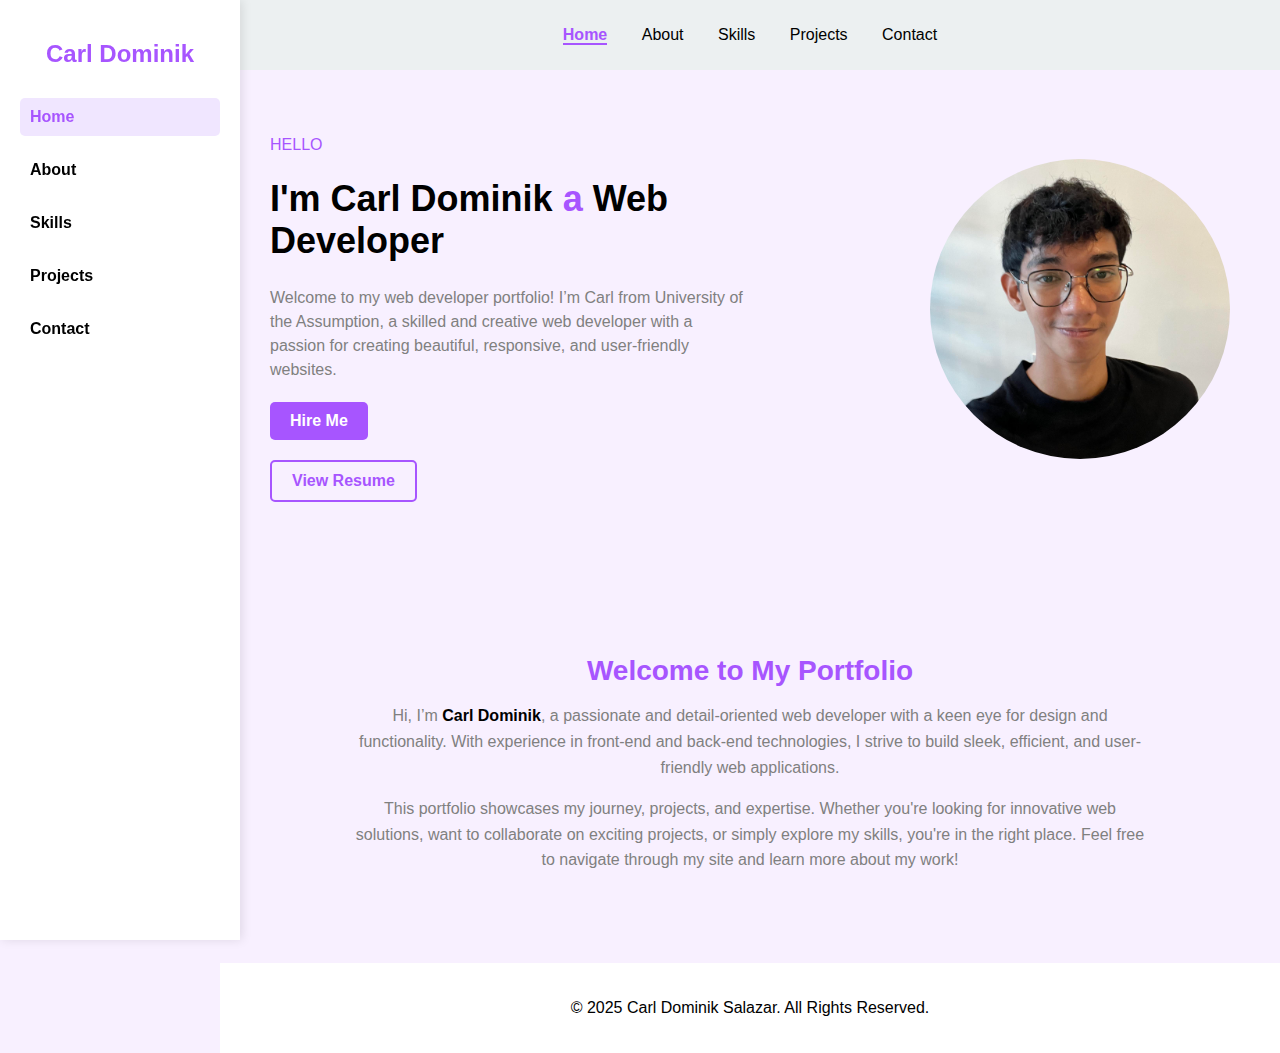
<file: index.html>
<!DOCTYPE html>
<html lang="en">
<head>
    <meta charset="UTF-8">
    <meta name="viewport" content="width=device-width, initial-scale=1.0">
    <title>Portfolio - Carl Dominik</title>
    <link rel="stylesheet" href="/styles/style.css">
</head>
<body>

    <!-- Sidebar -->
    <aside class="sidebar">
        <h2 class="sidebar-logo">Carl Dominik</h2>
        <ul class="sidebar-nav">
            <li><a href="index.html" class="active">Home</a></li>
            <li><a href="about.html">About</a></li>
            <li><a href="skills.html">Skills</a></li>
            <li><a href="projects.html">Projects</a></li>
            <li><a href="contact.html">Contact</a></li>
        </ul>
    </aside>

    <div class="main-content">
        
        <!-- Top Navigation -->
        <header>
            <nav class="navbar">
                <ul class="nav-links">
                    <li><a href="index.html" class="active">Home</a></li>
                    <li><a href="about.html">About</a></li>
                    <li><a href="skills.html">Skills</a></li>
                    <li><a href="projects.html">Projects</a></li>
                    <li><a href="contact.html">Contact</a></li>
                </ul>
            </nav>
        </header>

        <!-- Hero Section -->
        <main>
            <section class="hero">
                <div class="content">
                    <p class="highlight">HELLO</p>
                    <h1>I'm <span class="bold">Carl Dominik</span> <span class="highlight">a</span> Web Developer</h1>
                    <p class="description">
                        Welcome to my web developer portfolio! I’m Carl from University of the Assumption, a skilled and creative web developer with a passion for creating beautiful, responsive, and user-friendly websites. 
                    </p>
                    <div class="buttons">
                        <a href="#" class="btn btn-primary">Hire Me</a>
                    </div>
                    <div class="buttons">
                        <a href="resume.html" class="btn btn-secondary">View Resume</a>
                    </div>
                    
                </div>
                <div class="profile-image">
                    <img src="/images/profile.jpg" alt="Profile Image">
                </div>
            </section>
        </main>

        <!-- Introduction Section -->
<section class="introduction">
    <h2>Welcome to My Portfolio</h2>
    <p>
        Hi, I’m <strong>Carl Dominik</strong>, a passionate and detail-oriented web developer 
        with a keen eye for design and functionality. With experience in front-end and back-end 
        technologies, I strive to build sleek, efficient, and user-friendly web applications.
    </p>
    <p>
        This portfolio showcases my journey, projects, and expertise. Whether you're looking for 
        innovative web solutions, want to collaborate on exciting projects, or simply explore my skills, 
        you're in the right place. Feel free to navigate through my site and learn more about my work!
    </p>
</section>


        <footer>
            <p>© 2025 Carl Dominik Salazar. All Rights Reserved.</p>
        </footer>
    </div>

</body>
</html>
</file>
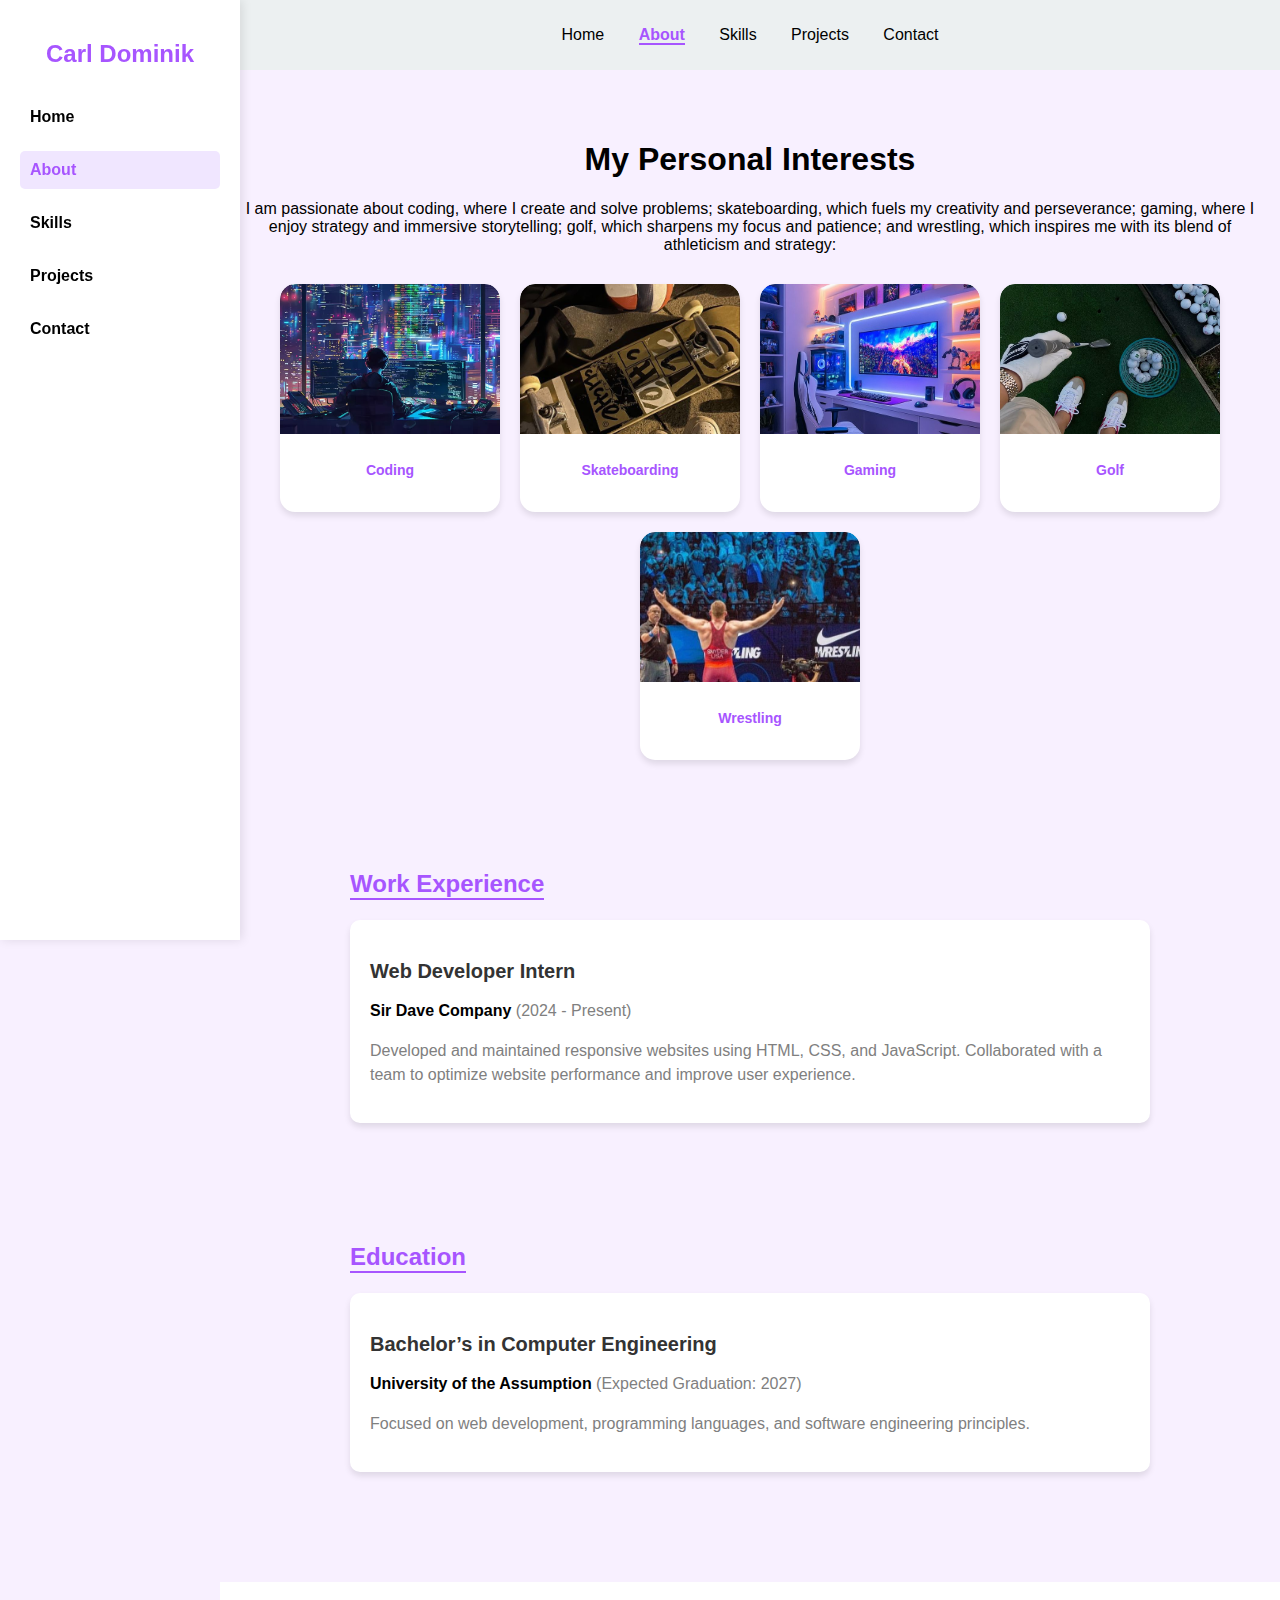
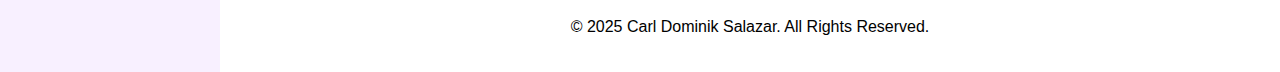
<file: about.html>
<!DOCTYPE html>
<html lang="en">
<head>
    <meta charset="UTF-8">
    <meta name="viewport" content="width=device-width, initial-scale=1.0">
    <title>About Me</title>
    <link rel="stylesheet" href="/styles/about.css">
</head>
<body>

    <aside class="sidebar"> 
        <h2 class="sidebar-logo">Carl Dominik</h2>
        <ul class="sidebar-nav">
            <li><a href="index.html">Home</a></li>
            <li><a href="about.html" class="active">About</a></li>
            <li><a href="skills.html">Skills</a></li>
            <li><a href="projects.html">Projects</a></li>
            <li><a href="contact.html">Contact</a></li>
        </ul>
    </aside>

    <div class="main-content">
        <header>
            <nav class="navbar">
                <ul class="nav-links">
                    <li><a href="index.html">Home</a></li>
                    <li><a href="about.html" class="active">About</a></li>
                    <li><a href="skills.html">Skills</a></li>
                    <li><a href="projects.html">Projects</a></li>
                    <li><a href="contact.html">Contact</a></li>
                </ul>
            </nav>
        </header>

        <main>
            <section class="interests">
                <h1>My Personal Interests</h1>
                <p>I am passionate about <span class="highlight">coding</span>, where I create and solve problems; <span class="highlight">skateboarding</span>, which fuels my creativity and perseverance; <span class="highlight">gaming</span>, where I enjoy strategy and immersive storytelling; <span class="highlight">golf</span>, which sharpens my focus and patience; and <span class="highlight">wrestling</span>, which inspires me with its blend of athleticism and strategy:</p>

                <div class="interests-gallery">
                    <div class="card">
                        <img src="/images/coding.jpg" alt="Coding">
                        <p>Coding</p>
                    </div>
                    <div class="card">
                        <img src="/images/skate.jpg" alt="Skateboarding">
                        <p>Skateboarding</p>
                    </div>
                    <div class="card">
                        <img src="/images/gaming.jpg" alt="Gaming">
                        <p>Gaming</p>
                    </div>
                    <div class="card">
                        <img src="/images/golf.jpg" alt="Golf">
                        <p>Golf</p>
                    </div>
                    <div class="card">
                        <img src="/images/wresling.jpg" alt="Wrestling">
                        <p>Wrestling</p>
                    </div>
                </div>
            </section>

            <!-- Work Experience Section -->
            <section class="about-section">
                <h2>Work Experience</h2>
                <div class="experience">
                    <h3>Web Developer Intern</h3>
                    <p><strong>Sir Dave Company</strong> (2024 - Present)</p>
                    <p>Developed and maintained responsive websites using HTML, CSS, and JavaScript. Collaborated with a team to optimize website performance and improve user experience.</p>
                </div>
            </section>

            <!-- Education Section -->
            <section class="about-section">
                <h2>Education</h2>
                <div class="education">
                    <h3>Bachelor’s in Computer Engineering</h3>
                    <p><strong>University of the Assumption</strong> (Expected Graduation: 2027)</p>
                    <p>Focused on web development, programming languages, and software engineering principles.</p>
                </div>
            </section>

        </main>

        <footer>
            <p>© 2025 Carl Dominik Salazar. All Rights Reserved.</p>
        </footer>
    </div>

</body>
</html>
</file>
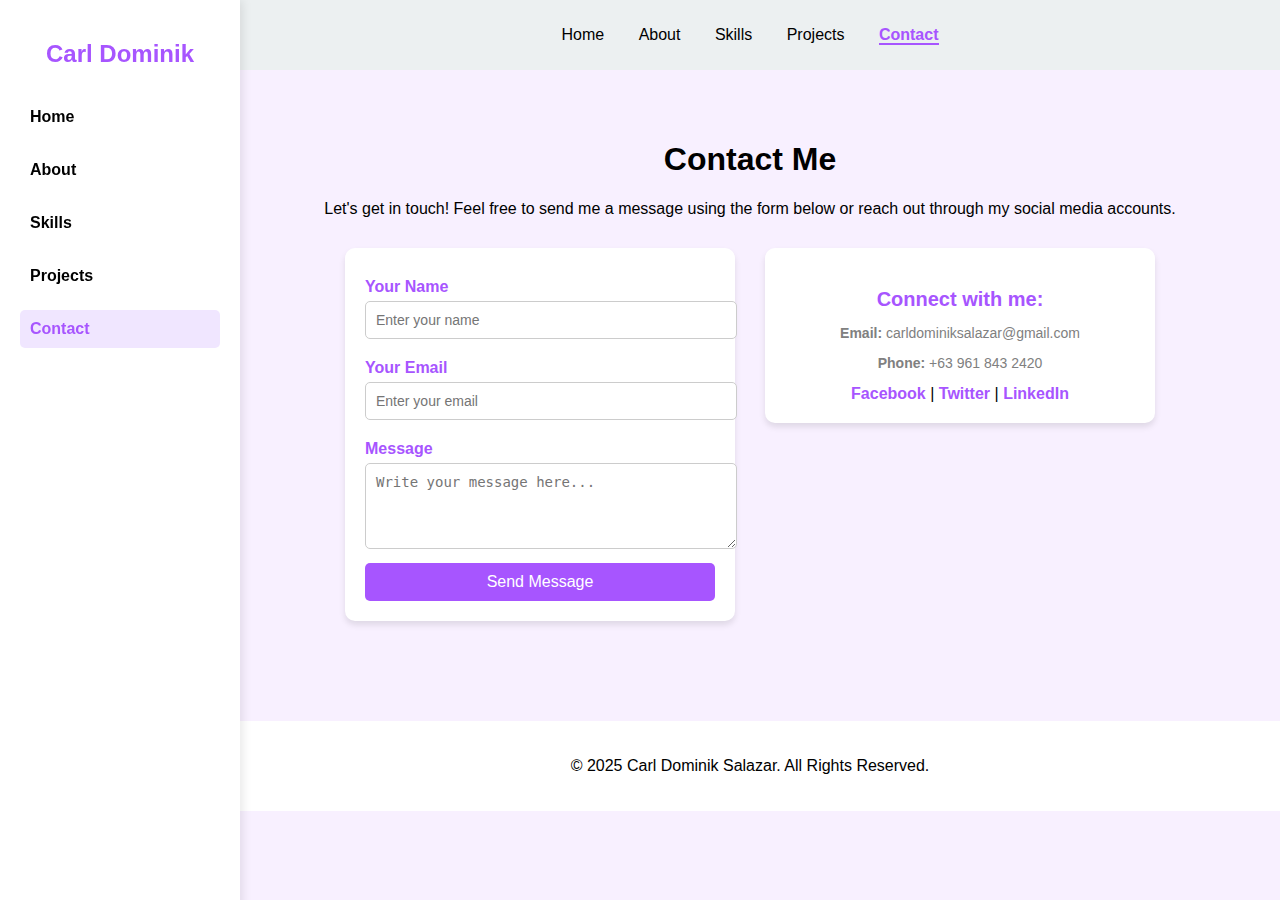
<file: contact.html>
<!DOCTYPE html>
<html lang="en">
<head>
    <meta charset="UTF-8">
    <meta name="viewport" content="width=device-width, initial-scale=1.0">
    <title>Contact Me</title>
    <link rel="stylesheet" href="/styles/contact.css">
</head>
<body>

    <aside class="sidebar"> 
        <h2 class="sidebar-logo">Carl Dominik</h2>
        <ul class="sidebar-nav">
            <li><a href="index.html">Home</a></li>
            <li><a href="about.html">About</a></li>
            <li><a href="skills.html">Skills</a></li>
            <li><a href="projects.html">Projects</a></li>
            <li><a href="contact.html" class="active">Contact</a></li>
        </ul>
    </aside>

    <div class="main-content">
        <header>
            <nav class="navbar">
                <ul class="nav-links">
                    <li><a href="index.html">Home</a></li>
                    <li><a href="about.html">About</a></li>
                    <li><a href="skills.html">Skills</a></li>
                    <li><a href="projects.html">Projects</a></li>
                    <li><a href="contact.html" class="active">Contact</a></li>
                </ul>
            </nav>
        </header>

        <main>
            <section class="contact">
                <h1 class="section-title">Contact Me</h1>
                <p class="description">
                    Let's get in touch! Feel free to send me a message using the form below or reach out through my social media accounts.
                </p>

                <div class="contact-container">
                    <form class="contact-form">
                        <label for="name">Your Name</label>
                        <input type="text" id="name" name="name" placeholder="Enter your name" required>

                        <label for="email">Your Email</label>
                        <input type="email" id="email" name="email" placeholder="Enter your email" required>

                        <label for="message">Message</label>
                        <textarea id="message" name="message" rows="4" placeholder="Write your message here..." required></textarea>

                        <button type="submit" class="btn btn-primary">Send Message</button>
                    </form>

                    <div class="contact-info">
                        <h3>Connect with me:</h3>
                        <p><strong>Email:</strong> carldominiksalazar@gmail.com</p>
                        <p><strong>Phone:</strong> +63 961 843 2420</p>
                        <div class="social-links">
                            <a href="#">Facebook</a> | 
                            <a href="#">Twitter</a> | 
                            <a href="#">LinkedIn</a>
                        </div>
                    </div>
                </div>
            </section>
        </main>

        <footer>
            <p>© 2025 Carl Dominik Salazar. All Rights Reserved.</p>
        </footer>
    </div>

</body>
</html>
</file>
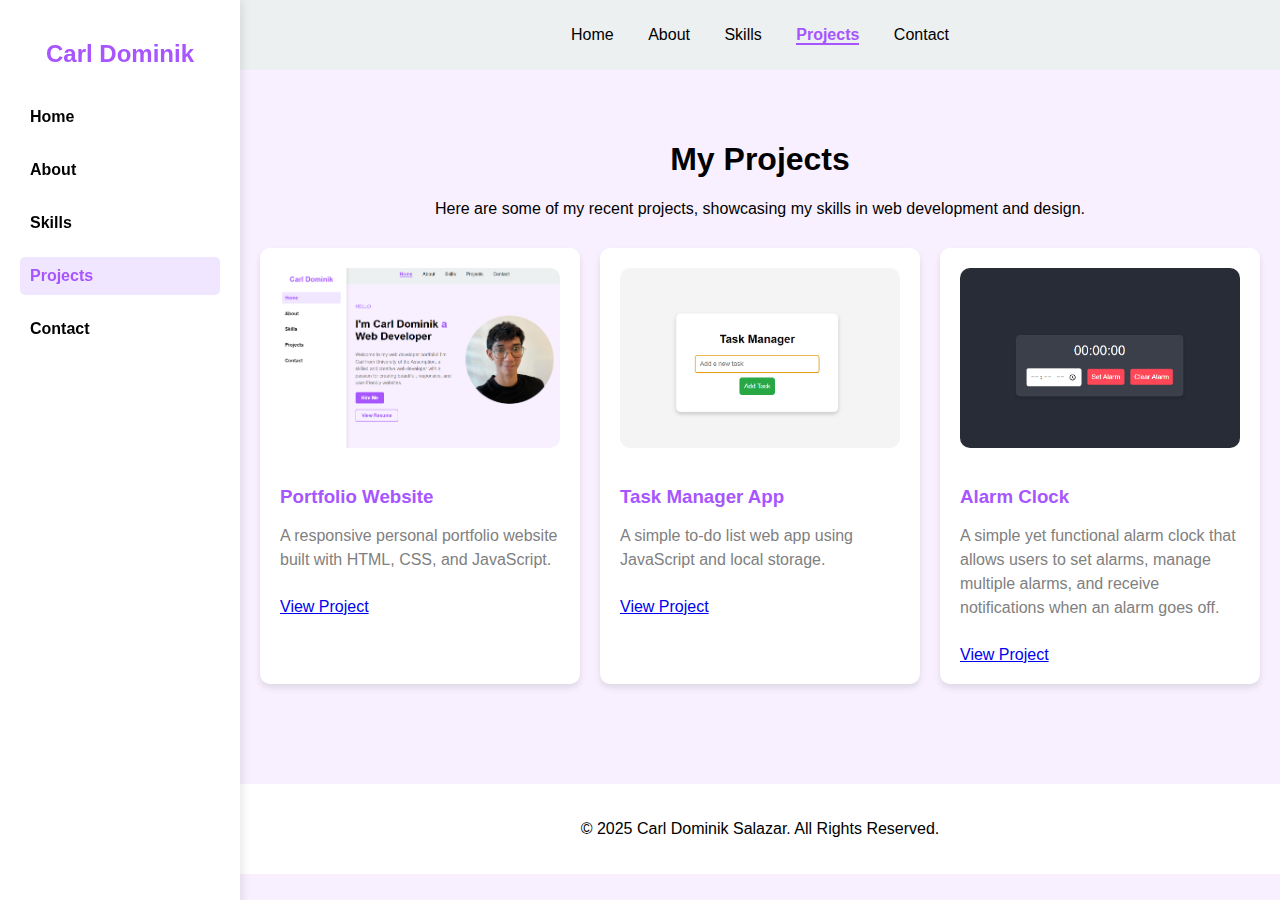
<file: projects.html>
<!DOCTYPE html>
<html lang="en">
<head>
    <meta charset="UTF-8">
    <meta name="viewport" content="width=device-width, initial-scale=1.0">
    <title>My Projects</title>
    <link rel="stylesheet" href="/styles/projects.css">
</head>
<body>

    <aside class="sidebar"> 
        <h2 class="sidebar-logo">Carl Dominik</h2>
        <ul class="sidebar-nav">
            <li><a href="index.html">Home</a></li>
            <li><a href="about.html">About</a></li>
            <li><a href="skills.html">Skills</a></li>
            <li><a href="projects.html" class="active">Projects</a></li>
            <li><a href="contact.html">Contact</a></li>
        </ul>
    </aside>

    <div class="main-content">
        <header>
            <nav class="navbar">
                <ul class="nav-links">
                    <li><a href="index.html">Home</a></li>
                    <li><a href="about.html">About</a></li>
                    <li><a href="skills.html">Skills</a></li>
                    <li><a href="projects.html" class="active">Projects</a></li>
                    <li><a href="contact.html">Contact</a></li>
                </ul>
            </nav>
        </header>

        <main>
            <section class="projects">
                <h1 class="section-title">My Projects</h1>
                <p class="description">
                    Here are some of my recent projects, showcasing my skills in web development and design.
                </p>

                <div class="project-grid">
                    <div class="project-card">
                        <img src="/images/Screenshot 2025-03-30 133046.png" alt="Portfolio Website">
                        <h3>Portfolio Website</h3>
                        <p>A responsive personal portfolio website built with HTML, CSS, and JavaScript.</p>
                        <a href="#" class="btn btn-primary">View Project</a>
                    </div>
                    
                    <div class="project-card">
                        <img src="/images/Screenshot 2025-03-30 132936.png" alt="Task Manager App">
                        <h3>Task Manager App</h3>
                        <p>A simple to-do list web app using JavaScript and local storage.</p>
                        <a href="#" class="btn btn-primary">View Project</a>
                    </div>

                    <div class="project-card">
                        <img src="/images/Screenshot 2025-03-30 132215.png" alt="Alarm Clock">
                        <h3>Alarm Clock</h3>
                        <p>A simple yet functional alarm clock that allows users to set alarms, manage multiple alarms, and receive notifications when an alarm goes off.</p>
                        <a href="#" class="btn btn-primary">View Project</a>
                    </div>
                </div>
            </section>
        </main>

        <footer>
            <p>© 2025 Carl Dominik Salazar. All Rights Reserved.</p>
        </footer>
    </div>

</body>
</html>
</file>
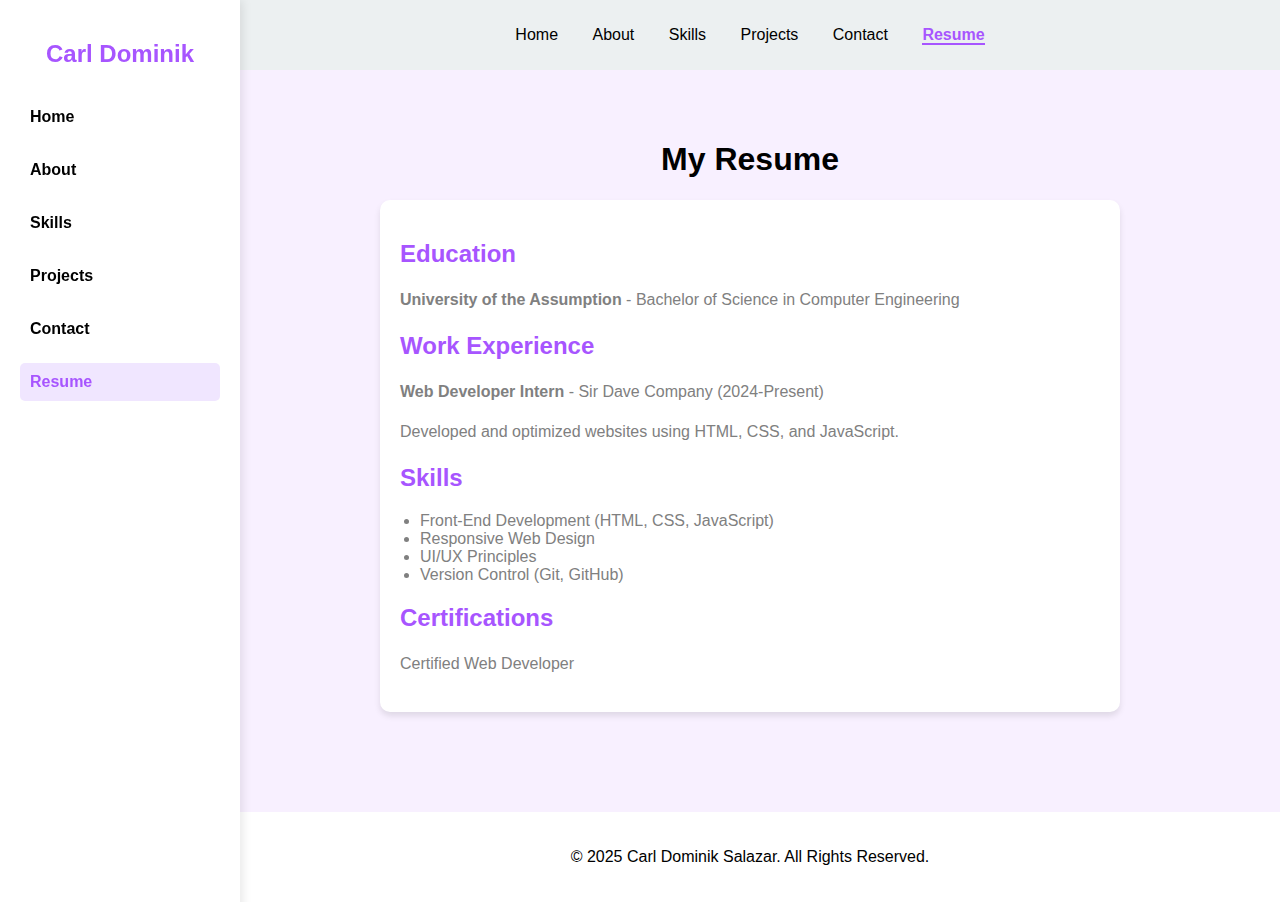
<file: resume.html>
<!DOCTYPE html>
<html lang="en">
<head>
    <meta charset="UTF-8">
    <meta name="viewport" content="width=device-width, initial-scale=1.0">
    <title>My Resume</title>
    <link rel="stylesheet" href="/styles/resume.css">
</head>
<body>

    <aside class="sidebar"> 
        <h2 class="sidebar-logo">Carl Dominik</h2>
        <ul class="sidebar-nav">
            <li><a href="index.html">Home</a></li>
            <li><a href="about.html">About</a></li>
            <li><a href="skills.html">Skills</a></li>
            <li><a href="projects.html">Projects</a></li>
            <li><a href="contact.html">Contact</a></li>
            <li><a href="resume.html" class="active">Resume</a></li>
        </ul>
    </aside>

    <div class="main-content">
        <header>
            <nav class="navbar">
                <ul class="nav-links">
                    <li><a href="index.html">Home</a></li>
                    <li><a href="about.html">About</a></li>
                    <li><a href="skills.html">Skills</a></li>
                    <li><a href="projects.html">Projects</a></li>
                    <li><a href="contact.html">Contact</a></li>
                    <li><a href="resume.html" class="active">Resume</a></li>
                </ul>
            </nav>
        </header>

        <main>
            <section class="resume">
                <h1 class="section-title">My Resume</h1>

                <div class="resume-container">
                    <h2>Education</h2>
                    <p><strong>University of the Assumption</strong> - Bachelor of Science in Computer Engineering</p>

                    <h2>Work Experience</h2>
                    <p><strong>Web Developer Intern</strong> - Sir Dave Company (2024-Present)</p>
                    <p>Developed and optimized websites using HTML, CSS, and JavaScript.</p>

                    <h2>Skills</h2>
                    <ul>
                        <li>Front-End Development (HTML, CSS, JavaScript)</li>
                        <li>Responsive Web Design</li>
                        <li>UI/UX Principles</li>
                        <li>Version Control (Git, GitHub)</li>
                    </ul>

                    <h2>Certifications</h2>
                    <p>Certified Web Developer</p>
                </div>
            </section>
        </main>

        <footer>
            <p>© 2025 Carl Dominik Salazar. All Rights Reserved.</p>
        </footer>
    </div>

</body>
</html>
</file>
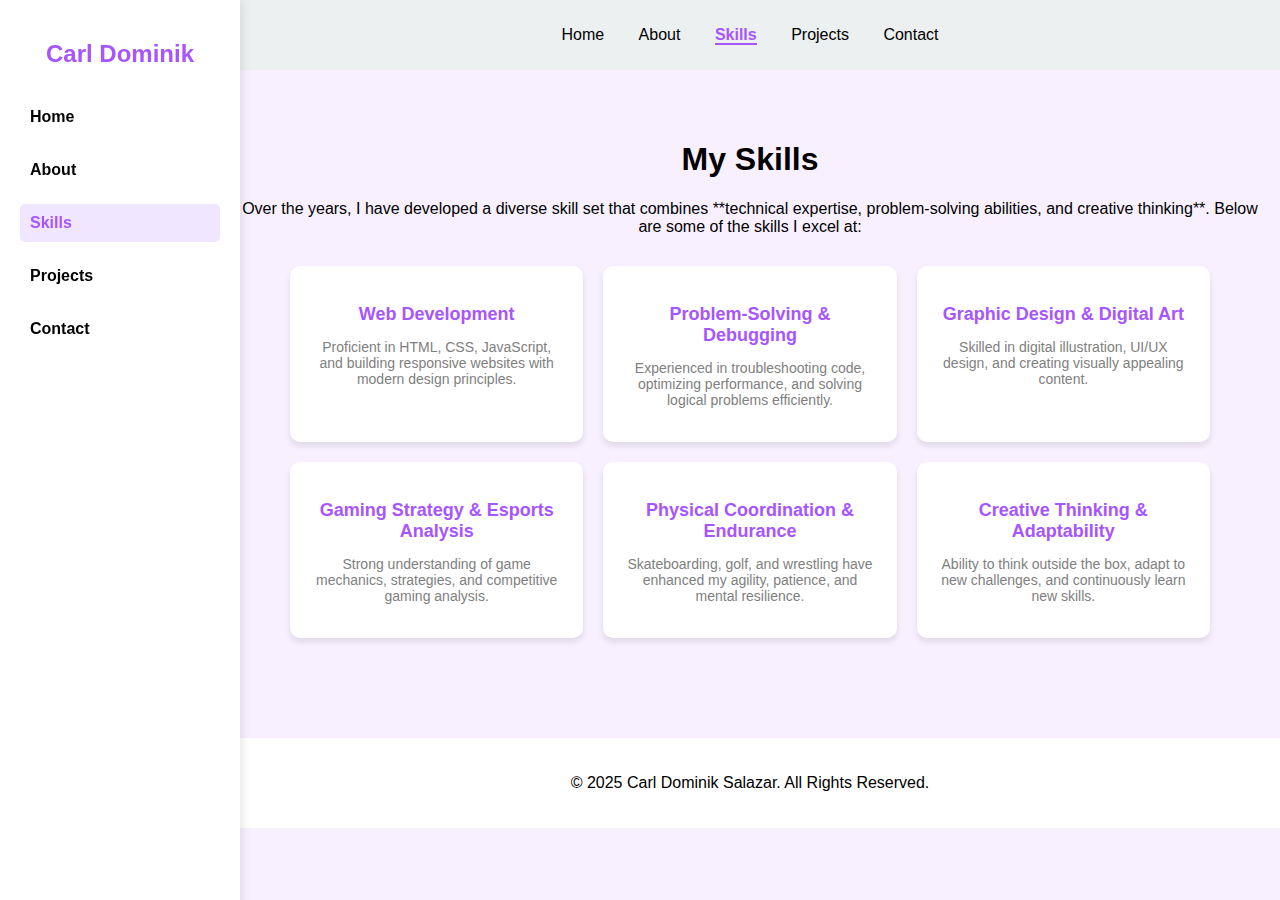
<file: skills.html>
<!DOCTYPE html>
<html lang="en">
<head>
    <meta charset="UTF-8">
    <meta name="viewport" content="width=device-width, initial-scale=1.0">
    <title>My Skills</title>
    <link rel="stylesheet" href="/styles/skills.css">
</head>
<body>

    <aside class="sidebar"> 
        <h2 class="sidebar-logo">Carl Dominik</h2>
        <ul class="sidebar-nav">
            <li><a href="index.html">Home</a></li>
            <li><a href="about.html">About</a></li>
            <li><a href="skills.html" class="active">Skills</a></li>
            <li><a href="projects.html">Projects</a></li>
            <li><a href="contact.html">Contact</a></li>
        </ul>
    </aside>

    <div class="main-content">
        <header>
            <nav class="navbar">
                <ul class="nav-links">
                    <li><a href="index.html">Home</a></li>
                    <li><a href="about.html">About</a></li>
                    <li><a href="skills.html" class="active">Skills</a></li>
                    <li><a href="projects.html">Projects</a></li>
                    <li><a href="contact.html">Contact</a></li>
                </ul>
            </nav>
        </header>

        <main>
            <section class="skills">
                <h1 class="section-title">My Skills</h1>
                <p class="description">
                    Over the years, I have developed a diverse skill set that combines **technical expertise, problem-solving abilities, and creative thinking**. Below are some of the skills I excel at:
                </p>

                <div class="skills-grid">
                    <div class="skill-card">
                        <h3>Web Development</h3>
                        <p>Proficient in HTML, CSS, JavaScript, and building responsive websites with modern design principles.</p>
                    </div>
                    <div class="skill-card">
                        <h3>Problem-Solving & Debugging</h3>
                        <p>Experienced in troubleshooting code, optimizing performance, and solving logical problems efficiently.</p>
                    </div>
                    <div class="skill-card">
                        <h3>Graphic Design & Digital Art</h3>
                        <p>Skilled in digital illustration, UI/UX design, and creating visually appealing content.</p>
                    </div>
                    <div class="skill-card">
                        <h3>Gaming Strategy & Esports Analysis</h3>
                        <p>Strong understanding of game mechanics, strategies, and competitive gaming analysis.</p>
                    </div>
                    <div class="skill-card">
                        <h3>Physical Coordination & Endurance</h3>
                        <p>Skateboarding, golf, and wrestling have enhanced my agility, patience, and mental resilience.</p>
                    </div>
                    <div class="skill-card">
                        <h3>Creative Thinking & Adaptability</h3>
                        <p>Ability to think outside the box, adapt to new challenges, and continuously learn new skills.</p>
                    </div>
                </div>
            </section>
        </main>

        <footer>
            <p>© 2025 Carl Dominik Salazar. All Rights Reserved.</p>
        </footer>
    </div>

</body>
</html>
</file>
<file: styles/style.css>
body {
    font-family: Arial, sans-serif;
    margin: 0;
    padding: 0;
    display: flex;
    background-color: #f8f0ff;
}

/* Sidebar */
.sidebar {
    width: 200px;
    height: 100vh;
    background-color: white;
    box-shadow: 2px 0 10px rgba(0, 0, 0, 0.1);
    padding: 20px;
    position: fixed;
    left: 0;
    top: 0;
}

.sidebar-logo {
    font-size: 24px;
    font-weight: bold;
    color: #a755ff;
    text-align: center;
    margin-bottom: 30px;
}

.sidebar-nav {
    list-style: none;
    padding: 0;
}

.sidebar-nav li {
    margin: 15px 0;
}

.sidebar-nav li a {
    text-decoration: none;
    color: black;
    font-weight: bold;
    display: block;
    padding: 10px;
    transition: 0.3s;
}

.sidebar-nav li a.active, 
.sidebar-nav li a:hover {
    color: #a755ff;
    background-color: #f0e6ff;
    border-radius: 5px;
}

/* Main Content */
.main-content {
    margin-left: 220px;
    flex: 1;
}

/* Navbar */
.navbar {
    background: #ecf0f1;
    padding: 10px;
    text-align: center;
}

.nav-links {
    list-style: none;
    padding: 0;
}

.nav-links li {
    display: inline;
    margin: 0 15px;
}

.nav-links a {
    text-decoration: none;
    color: black;
    transition: 0.3s;
}

.nav-links li a.active, 
.nav-links li a:hover {
    font-weight: bold;
    color: #a755ff;
    border-bottom: 2px solid #a755ff;
}

/* Hero Section */
.hero {
    display: flex;
    align-items: center;
    justify-content: space-between;
    padding: 50px;
}

.content {
    max-width: 50%;
}

.greeting {
    font-size: 14px;
    text-transform: uppercase;
    letter-spacing: 2px;
}

h1 {
    font-size: 36px;
}

.bold {
    font-weight: bold;
}

.highlight {
    color: #a755ff;
}

.description {
    color: gray;
    line-height: 1.5;
}

/* Buttons */
.buttons {
    margin-top: 20px;
}

.btn {
    display: inline-block;
    padding: 10px 20px;
    border-radius: 5px;
    text-decoration: none;
    font-weight: bold;
    margin-right: 10px;
}

.btn-primary {
    background-color: #a755ff;
    color: white;
}

.btn-secondary {
    border: 2px solid #a755ff;
    color: #a755ff;
}

/* Profile Image */
.profile-image img {
    width: 300px;
    height: 300px;
    border-radius: 50%;
    object-fit: cover;
}

/* Introduction Section */
.introduction {
    text-align: center;
    max-width: 800px;
    margin: 50px auto;
    padding: 30px;
    border-radius: 10px;
}

.introduction h2 {
    font-size: 28px;
    font-weight: bold;
    color: #a755ff;
    margin-bottom: 15px;
}

.introduction p {
    font-size: 16px;
    color: gray;
    line-height: 1.6;
    margin-bottom: 10px;
}

.introduction strong {
    color: black;
}

/* Footer */
footer {
    text-align: center;
    padding: 20px;
    background-color: white;
    margin-top: 50px;
}
</file>
<file: styles/about.css>
body {
    font-family: Arial, sans-serif;
    margin: 0;
    padding: 0;
    display: flex;
    background-color: #f8f0ff;
}

/* Sidebar */
.sidebar {
    width: 200px;
    height: 100vh;
    background-color: white;
    box-shadow: 2px 0 10px rgba(0, 0, 0, 0.1);
    padding: 20px;
    position: fixed;
    left: 0;
    top: 0;
}

.sidebar-logo {
    font-size: 24px;
    font-weight: bold;
    color: #a755ff;
    text-align: center;
    margin-bottom: 30px;
}

.sidebar-nav {
    list-style: none;
    padding: 0;
}

.sidebar-nav li {
    margin: 15px 0;
}

.sidebar-nav li a {
    text-decoration: none;
    color: black;
    font-weight: bold;
    display: block;
    padding: 10px;
    transition: 0.3s;
}

.sidebar-nav li a.active, 
.sidebar-nav li a:hover {
    color: #a755ff;
    background-color: #f0e6ff;
    border-radius: 5px;
}

.main-content {
    margin-left: 220px; 
    flex: 1;
}

/* Navbar */
.navbar {
    background: #ecf0f1;
    padding: 10px;
    text-align: center;
}

.nav-links {
    list-style: none;
    padding: 0;
}

.nav-links li {
    display: inline;
    margin: 0 15px;
}

.nav-links a {
    text-decoration: none;
    color: black;
    transition: 0.3s;
}

.nav-links li a.active, 
.nav-links li a:hover {
    font-weight: bold;
    color: #a755ff;
    border-bottom: 2px solid #a755ff;
}

/* Interests Page */
.interests {
    text-align: center;
    padding: 50px 20px;
}

.section-title {
    font-size: 28px;
    font-weight: bold;
    color: #a755ff;
    margin-bottom: 15px;
}

.description {
    max-width: 700px;
    margin: 0 auto;
    color: gray;
    line-height: 1.5;
}

.interests-gallery {
    display: flex;
    flex-wrap: wrap;
    justify-content: center;
    gap: 20px;
    margin-top: 30px;
}

.card {
    background: white;
    border-radius: 15px;
    overflow: hidden;
    width: 220px;
    box-shadow: 0 4px 6px rgba(0, 0, 0, 0.1);
    text-align: center;
    padding-bottom: 10px;
}

.card img {
    width: 100%;
    height: 150px;
    object-fit: cover;
    border-radius: 15px 15px 0 0;
}

.card p {
    padding: 10px;
    font-size: 14px;
    font-weight: bold;
    color: #a755ff;
}

/* Work Experience & Education */
.about-section {
    padding: 40px 20px;
    max-width: 800px;
    margin: 0 auto;
    text-align: left;
}

.about-section h2 {
    font-size: 24px;
    color: #a755ff;
    border-bottom: 2px solid #a755ff;
    display: inline-block;
    margin-bottom: 20px;
}

.experience, .education {
    background: white;
    padding: 20px;
    border-radius: 10px;
    box-shadow: 0 4px 6px rgba(0, 0, 0, 0.1);
    margin-bottom: 20px;
}

.experience h3, .education h3 {
    font-size: 20px;
    color: #333;
    margin-bottom: 5px;
}

.experience p, .education p {
    font-size: 16px;
    color: gray;
    line-height: 1.5;
}

.experience strong, .education strong {
    color: black;
}

/* Footer */
footer {
    text-align: center;
    padding: 20px;
    background-color: white;
    margin-top: 50px;
}
</file>
<file: styles/contact.css>
body {
    font-family: Arial, sans-serif;
    margin: 0;
    padding: 0;
    display: flex;
    background-color: #f8f0ff;
}

/* Sidebar */
.sidebar {
    width: 200px;
    height: 100vh;
    background-color: white;
    box-shadow: 2px 0 10px rgba(0, 0, 0, 0.1);
    padding: 20px;
    position: fixed; 
    left: 0;
    top: 0;
}

.sidebar-logo {
    font-size: 24px;
    font-weight: bold;
    color: #a755ff;
    text-align: center;
    margin-bottom: 30px;
}

.sidebar-nav {
    list-style: none;
    padding: 0;
}

.sidebar-nav li {
    margin: 15px 0;
}

.sidebar-nav li a {
    text-decoration: none;
    color: black;
    font-weight: bold;
    display: block;
    padding: 10px;
    transition: 0.3s;
}

.sidebar-nav li a.active, 
.sidebar-nav li a:hover {
    color: #a755ff;
    background-color: #f0e6ff;
    border-radius: 5px;
}

.main-content {
    margin-left: 220px; 
    flex: 1;
}

/* Navbar */
.navbar {
    background: #ecf0f1;
    padding: 10px;
    text-align: center;
}

.nav-links {
    list-style: none;
    padding: 0;
}

.nav-links li {
    display: inline;
    margin: 0 15px;
}

.nav-links a {
    text-decoration: none;
    color: black;
    transition: 0.3s;
}

.nav-links li a.active, 
.nav-links li a:hover {
    font-weight: bold;
    color: #a755ff;
    border-bottom: 2px solid #a755ff;
}

/* Contact Page */
.contact {
    text-align: center;
    padding: 50px 20px;
}

.contact-container {
    display: flex;
    justify-content: center;
    align-items: flex-start;
    gap: 30px;
    margin-top: 30px;
    flex-wrap: wrap;
}

.contact-form {
    background: white;
    padding: 20px;
    border-radius: 10px;
    box-shadow: 0 4px 6px rgba(0, 0, 0, 0.1);
    width: 350px;
    text-align: left;
}

.contact-form label {
    display: block;
    font-weight: bold;
    margin: 10px 0 5px;
    color: #a755ff;
}

.contact-form input,
.contact-form textarea {
    width: 100%;
    padding: 10px;
    border: 1px solid #ccc;
    border-radius: 5px;
    margin-bottom: 10px;
    font-size: 14px;
}

.contact-form button {
    width: 100%;
    padding: 10px;
    background: #a755ff;
    color: white;
    border: none;
    border-radius: 5px;
    cursor: pointer;
    font-size: 16px;
    transition: 0.3s;
}

.contact-form button:hover {
    background: #8a3bdc;
}

.contact-info {
    background: white;
    padding: 20px;
    border-radius: 10px;
    box-shadow: 0 4px 6px rgba(0, 0, 0, 0.1);
    width: 350px;
    text-align: center;
}

.contact-info h3 {
    color: #a755ff;
    font-size: 20px;
    margin-bottom: 10px;
}

.contact-info p {
    color: gray;
    font-size: 14px;
}

.social-links a {
    color: #a755ff;
    text-decoration: none;
    font-weight: bold;
}

.social-links a:hover {
    text-decoration: underline;
}

/* Footer */
footer {
    text-align: center;
    padding: 20px;
    background-color: white;
    margin-top: 50px;
}
</file>
<file: styles/projects.css>
body {
    font-family: Arial, sans-serif;
    margin: 0;
    padding: 0;
    display: flex;
    background-color: #f8f0ff;
}

/* Sidebar */
.sidebar {
    width: 200px;
    height: 100vh;
    background-color: white;
    box-shadow: 2px 0 10px rgba(0, 0, 0, 0.1);
    padding: 20px;
    position: fixed;
    left: 0;
    top: 0;
}

.sidebar-logo {
    font-size: 24px;
    font-weight: bold;
    color: #a755ff;
    text-align: center;
    margin-bottom: 30px;
}

.sidebar-nav {
    list-style: none;
    padding: 0;
}

.sidebar-nav li {
    margin: 15px 0;
}

.sidebar-nav li a {
    text-decoration: none;
    color: black;
    font-weight: bold;
    display: block;
    padding: 10px;
    transition: 0.3s;
}

.sidebar-nav li a.active, 
.sidebar-nav li a:hover {
    color: #a755ff;
    background-color: #f0e6ff;
    border-radius: 5px;
}

.main-content {
    margin-left: 240px; 
    flex: 1;
}

/* Navbar */
.navbar {
    background: #ecf0f1;
    padding: 10px;
    text-align: center;
}

.nav-links {
    list-style: none;
    padding: 0;
}

.nav-links li {
    display: inline;
    margin: 0 15px;
}

.nav-links a {
    text-decoration: none;
    color: black;
    transition: 0.3s;
}

.nav-links li a.active, 
.nav-links li a:hover {
    font-weight: bold;
    color: #a755ff;
    border-bottom: 2px solid #a755ff;
}

/* Projects Page */
.projects {
    text-align: center;
    padding: 50px 20px;
}

.project-grid {
    display: grid;
    grid-template-columns: repeat(auto-fit, minmax(300px, 1fr));    
    gap: 20px;
    margin-top: 30px;
    justify-content: center;
}

.project-card {
    background: white;
    padding: 20px;
    border-radius: 10px;
    box-shadow: 0 4px 6px rgba(0, 0, 0, 0.1);
    text-align: left;
    transition: 0.3s;
}

.project-card h3 {
    color: #a755ff;
    margin-bottom: 10px;
}

.project-card p {
    color: gray;
    line-height: 1.5;
}

.project-card .btn {
    margin-top: 10px;
    display: inline-block;
}

.project-card:hover {
    transform: scale(1.05);
    box-shadow: 0 6px 10px rgba(0, 0, 0, 0.15);
}

/* Project Images */
.project-card img {
    width: 100%;
    height: 180px;
    object-fit: cover;
    border-radius: 10px;
    margin-bottom: 15px;
}

/* Footer */
footer {
    text-align: center;
    padding: 20px;
    background-color: white;
    margin-top: 50px;
}
</file>
<file: styles/resume.css>
body {
    font-family: Arial, sans-serif;
    margin: 0;
    padding: 0;
    display: flex;
    background-color: #f8f0ff;
}

/* Sidebar */
.sidebar {
    width: 200px;
    height: 100vh;
    background-color: white;
    box-shadow: 2px 0 10px rgba(0, 0, 0, 0.1);
    padding: 20px;
    position: fixed;
    left: 0;
    top: 0;
}

.sidebar-logo {
    font-size: 24px;
    font-weight: bold;
    color: #a755ff;
    text-align: center;
    margin-bottom: 30px;
}

.sidebar-nav {
    list-style: none;
    padding: 0;
}

.sidebar-nav li {
    margin: 15px 0;
}

.sidebar-nav li a {
    text-decoration: none;
    color: black;
    font-weight: bold;
    display: block;
    padding: 10px;
    transition: 0.3s;
}

.sidebar-nav li a.active, 
.sidebar-nav li a:hover {
    color: #a755ff;
    background-color: #f0e6ff;
    border-radius: 5px;
}

.main-content {
    margin-left: 220px; 
    flex: 1;
}

/* Navbar */
.navbar {
    background: #ecf0f1;
    padding: 10px;
    text-align: center;
}

.nav-links {
    list-style: none;
    padding: 0;
}

.nav-links li {
    display: inline;
    margin: 0 15px;
}

.nav-links a {
    text-decoration: none;
    color: black;
    transition: 0.3s;
}

.nav-links li a.active, 
.nav-links li a:hover {
    font-weight: bold;
    color: #a755ff;
    border-bottom: 2px solid #a755ff;
}

/* Resume Page */
.resume {
    text-align: center;
    padding: 50px 20px;
}

.resume-container {
    background: white;
    padding: 20px;
    border-radius: 10px;
    box-shadow: 0 4px 6px rgba(0, 0, 0, 0.1);
    max-width: 700px;
    margin: 0 auto;
    text-align: left;
}

.resume-container h2 {
    color: #a755ff;
    margin-top: 20px;
}

.resume-container p {
    color: gray;
    line-height: 1.5;
}

.resume-container ul {
    list-style-type: disc;
    padding-left: 20px;
    color: gray;
}

/* Footer */
footer {
    text-align: center;
    padding: 20px;
    background-color: white;
    margin-top: 50px;
}
</file>
<file: styles/skills.css>
body {
    font-family: Arial, sans-serif;
    margin: 0;
    padding: 0;
    display: flex;
    background-color: #f8f0ff;
}

/* Sidebar */
.sidebar {
    width: 200px;
    height: 100vh;
    background-color: white;
    box-shadow: 2px 0 10px rgba(0, 0, 0, 0.1);
    padding: 20px;
    position: fixed;
    left: 0;
    top: 0;
}

.sidebar-logo {
    font-size: 24px;
    font-weight: bold;
    color: #a755ff;
    text-align: center;
    margin-bottom: 30px;
}

.sidebar-nav {
    list-style: none;
    padding: 0;
}

.sidebar-nav li {
    margin: 15px 0;
}

.sidebar-nav li a {
    text-decoration: none;
    color: black;
    font-weight: bold;
    display: block;
    padding: 10px;
    transition: 0.3s;
}

.sidebar-nav li a.active, 
.sidebar-nav li a:hover {
    color: #a755ff;
    background-color: #f0e6ff;
    border-radius: 5px;
}

.main-content {
    margin-left: 220px; 
    flex: 1;
}

/* Navbar */
.navbar {
    background: #ecf0f1;
    padding: 10px;
    text-align: center;
}

.nav-links {
    list-style: none;
    padding: 0;
}

.nav-links li {
    display: inline;
    margin: 0 15px;
}

.nav-links a {
    text-decoration: none;
    color: black;
    transition: 0.3s;
}

.nav-links li a.active, 
.nav-links li a:hover {
    font-weight: bold;
    color: #a755ff;
    border-bottom: 2px solid #a755ff;
}

/* Skills Page */
.skills {
    text-align: center;
    padding: 50px 20px;
}

.skills-grid {
    display: grid;
    grid-template-columns: repeat(auto-fit, minmax(250px, 1fr));
    gap: 20px;
    margin-top: 30px;
    padding: 0 50px;
}

.skill-card {
    background: white;
    border-radius: 10px;
    padding: 20px;
    box-shadow: 0 4px 6px rgba(0, 0, 0, 0.1);
    text-align: center;
}

.skill-card h3 {
    color: #a755ff;
    font-size: 18px;
    margin-bottom: 10px;
}

.skill-card p {
    color: gray;
    font-size: 14px;
}


/* Footer */
footer {
    text-align: center;
    padding: 20px;
    background-color: white;
    margin-top: 50px;
}
</file>
